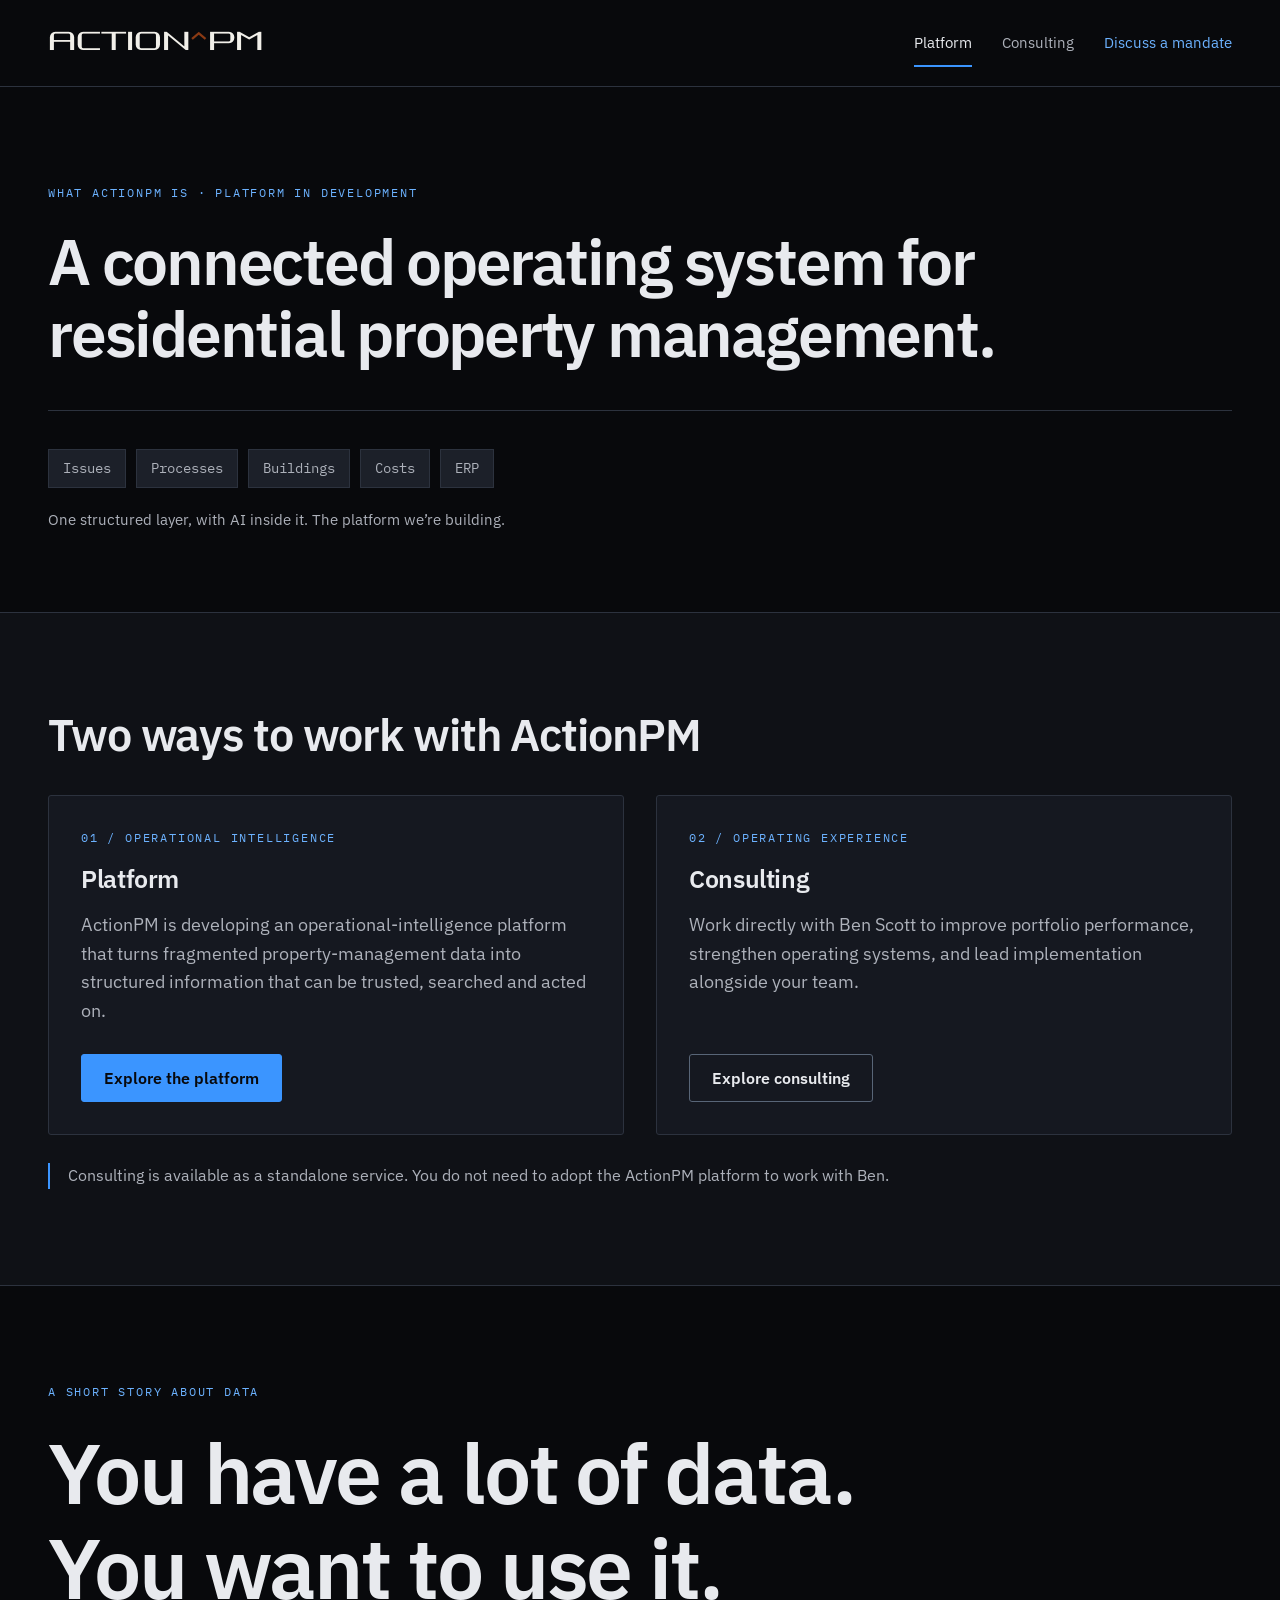
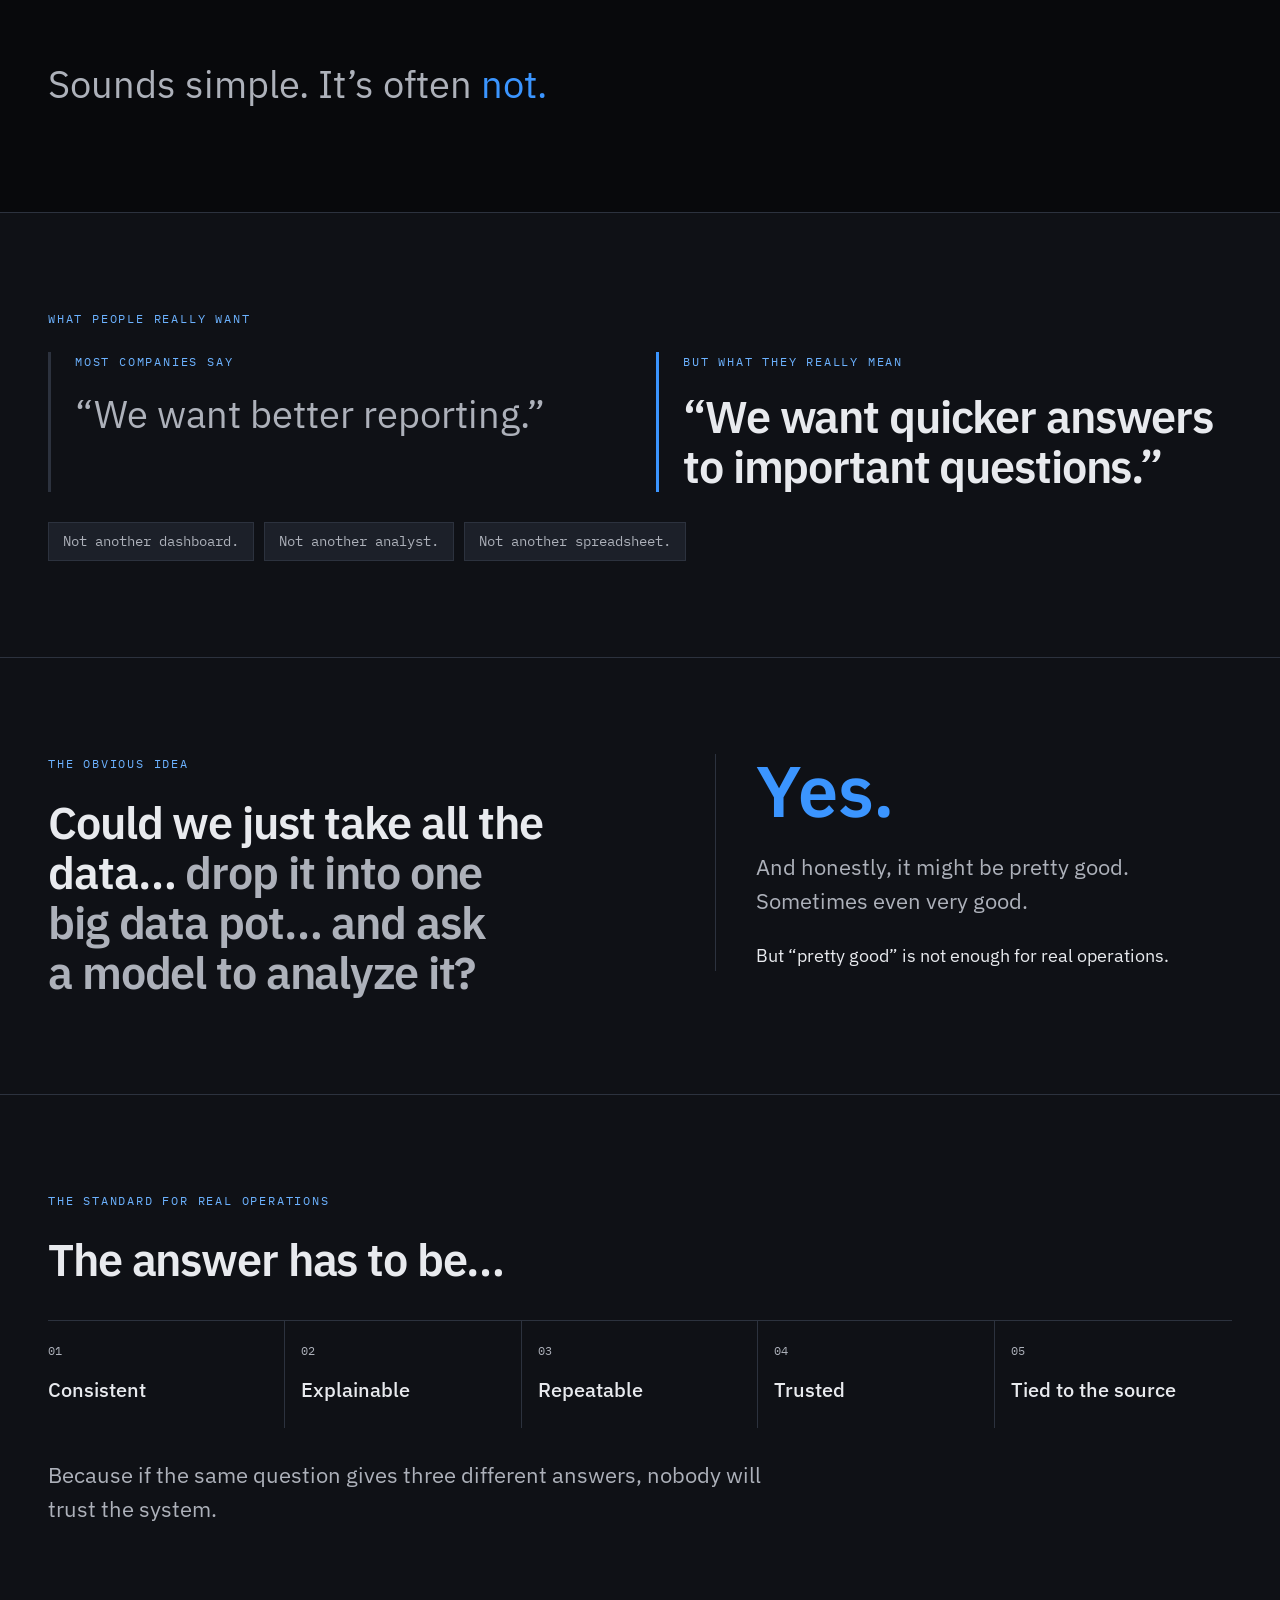
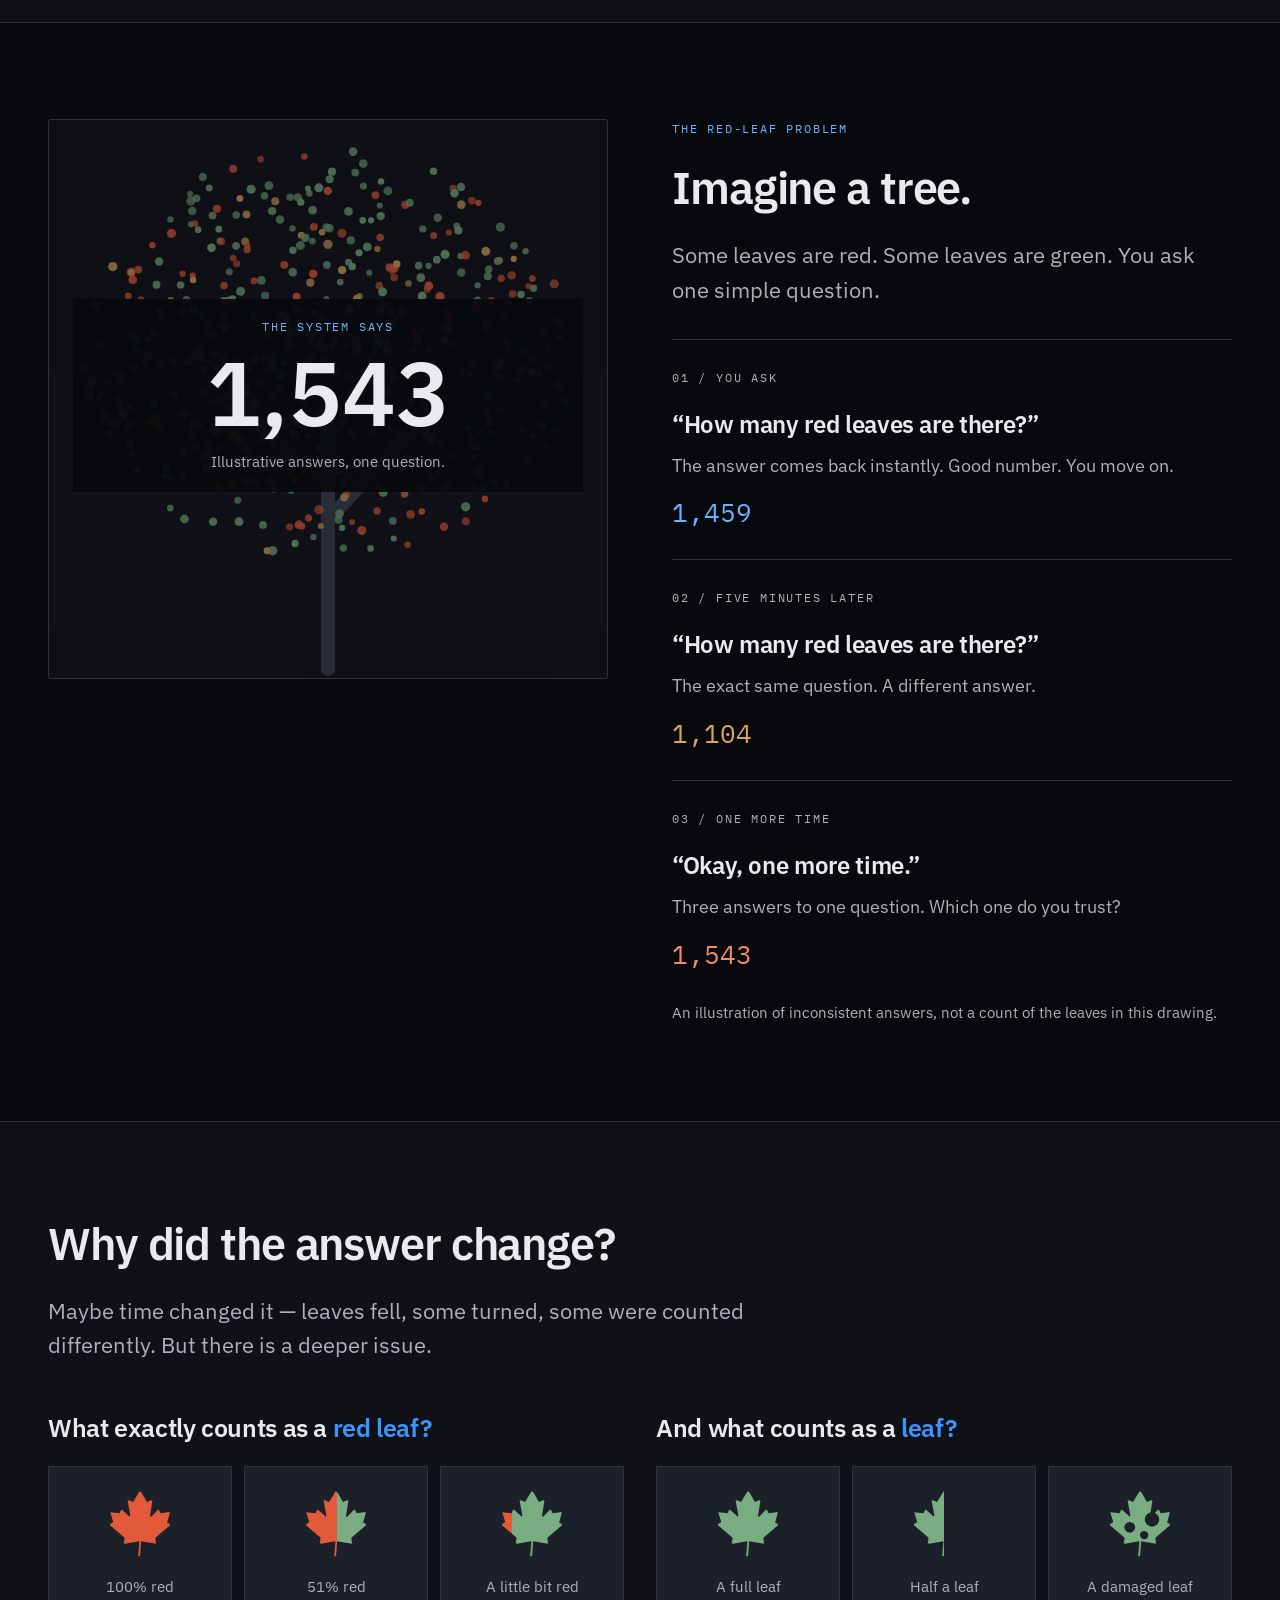
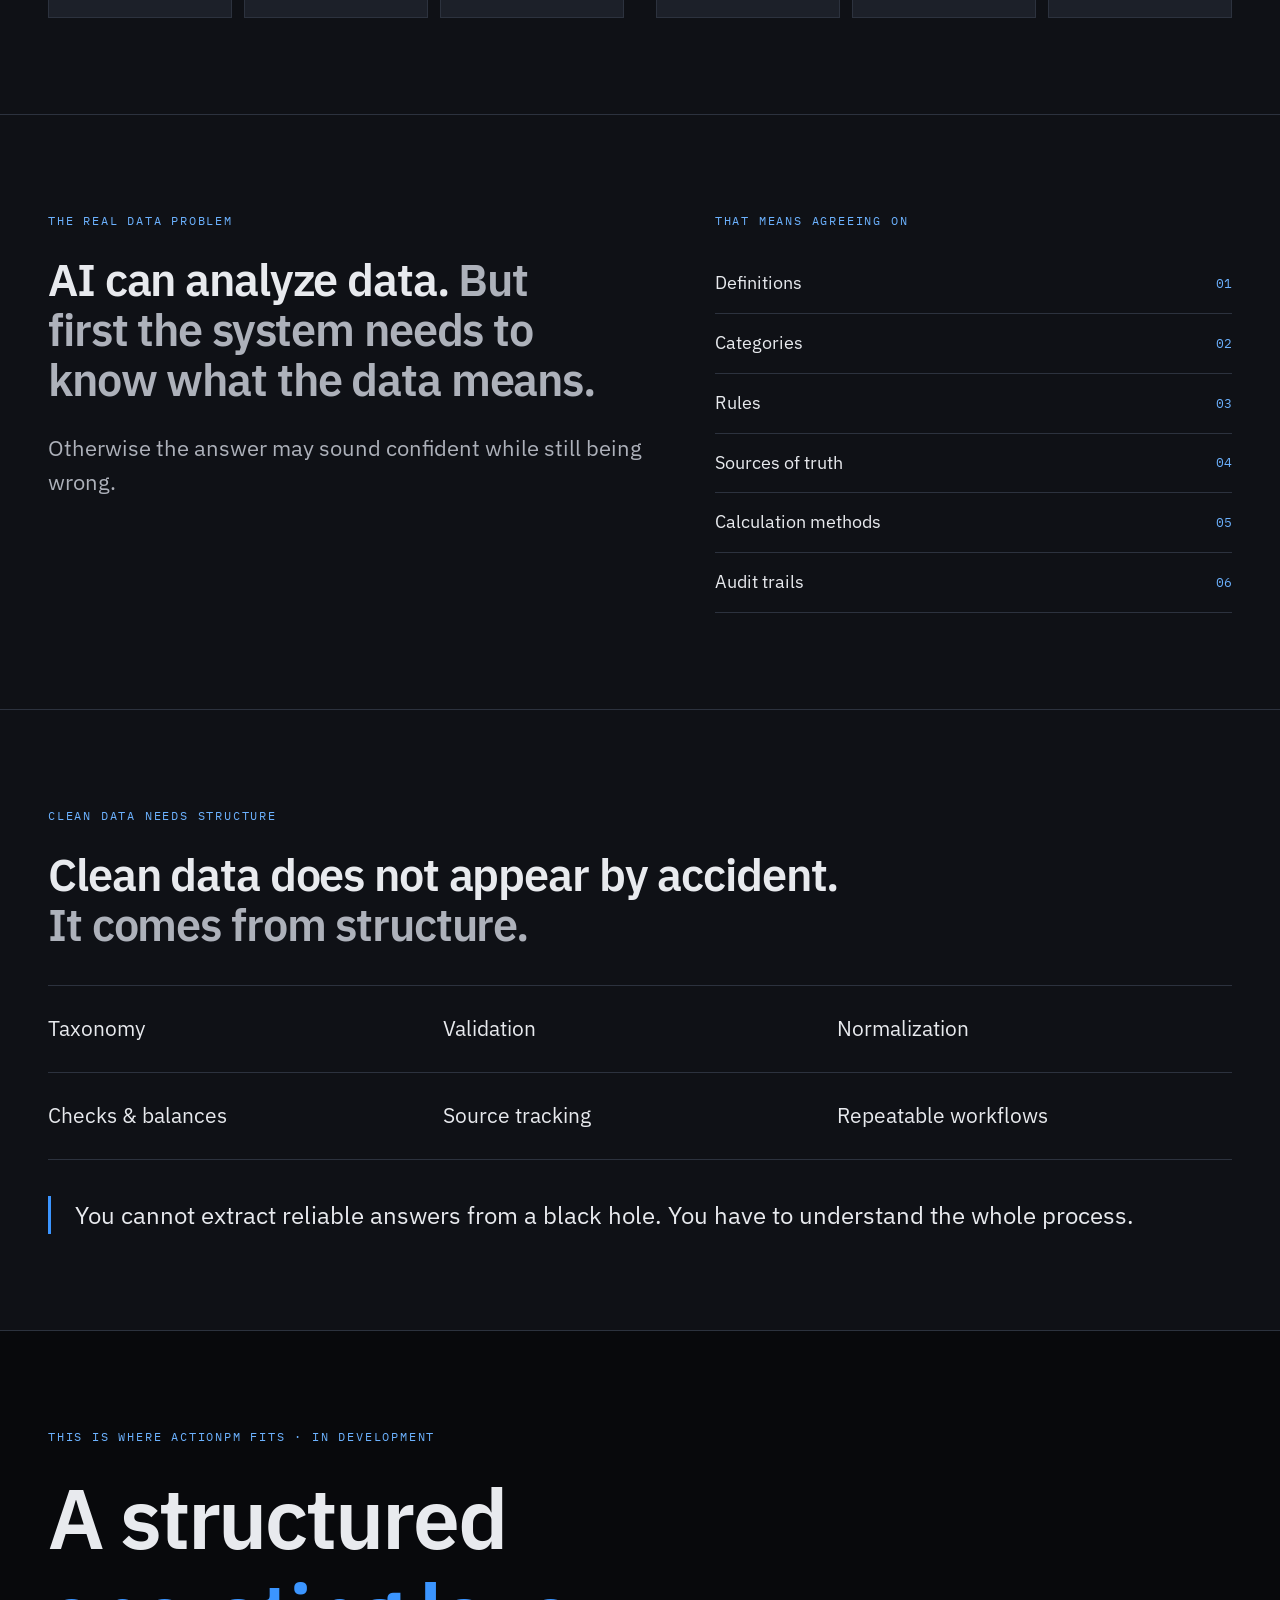
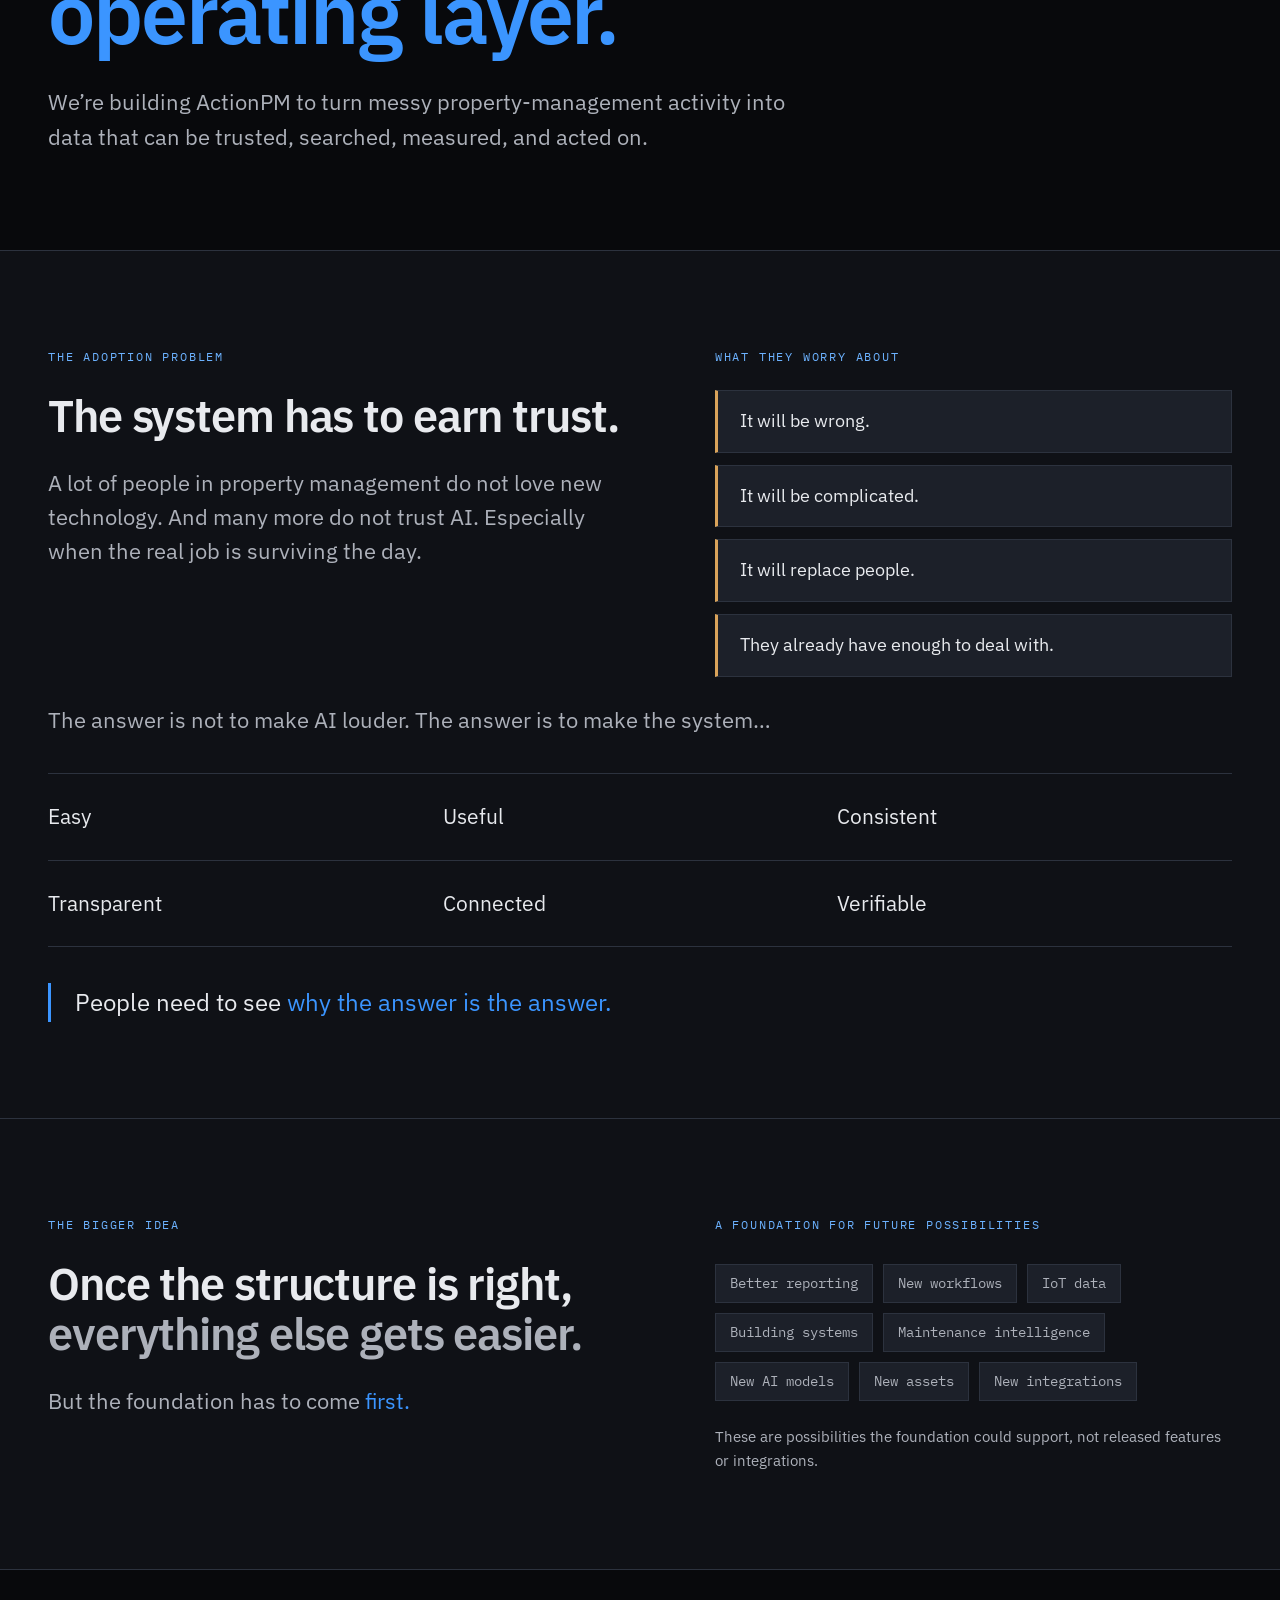
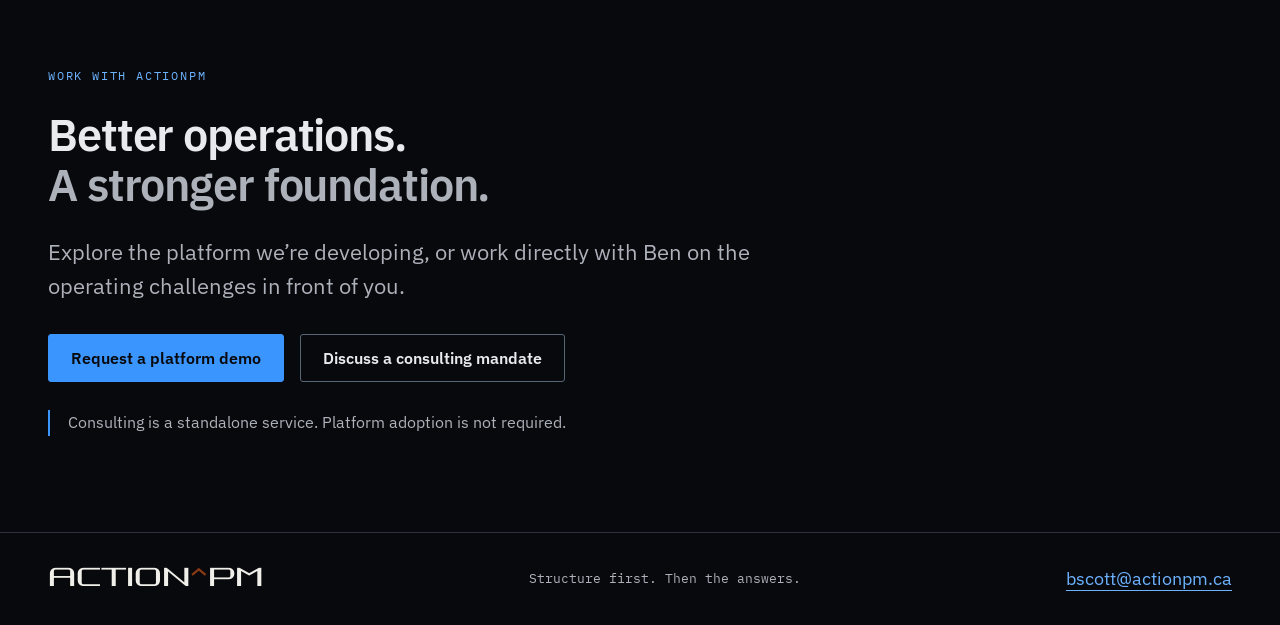
<file: index.html>
<!DOCTYPE html>
<html lang="en-CA">
<head>
  <meta charset="utf-8">
  <meta name="viewport" content="width=device-width, initial-scale=1">
  <title>ActionPM | Real Estate Operations &amp; Intelligence</title>
  <meta name="description" content="ActionPM combines residential real estate consulting with an operational-intelligence platform in development to improve portfolio performance, data and decisions.">
  <meta name="robots" content="index, follow, max-image-preview:large, max-snippet:-1, max-video-preview:-1">
  <link rel="canonical" href="https://actionpm.ca/">
  <meta name="theme-color" content="#0f1116">
  <meta property="og:type" content="website">
  <meta property="og:locale" content="en_CA">
  <meta property="og:site_name" content="ActionPM">
  <meta property="og:title" content="ActionPM | Real Estate Operations &amp; Intelligence">
  <meta property="og:description" content="ActionPM combines residential real estate consulting with an operational-intelligence platform in development to improve portfolio performance, data and decisions.">
  <meta property="og:url" content="https://actionpm.ca/">
  <meta name="twitter:card" content="summary">
  <meta name="twitter:title" content="ActionPM | Real Estate Operations &amp; Intelligence">
  <meta name="twitter:description" content="ActionPM combines residential real estate consulting with an operational-intelligence platform in development to improve portfolio performance, data and decisions.">
  <link rel="icon" href="/assets/leaf-red.svg" type="image/svg+xml">
  <link rel="stylesheet" href="/assets/styles.css">
  <script src="/assets/site.js" defer></script>
  <script type="application/ld+json">
{
  "@context": "https://schema.org",
  "@graph": [
    {
      "@type": "Organization",
      "@id": "https://actionpm.ca/#organization",
      "name": "ActionPM",
      "url": "https://actionpm.ca/",
      "email": "bscott@actionpm.ca",
      "description": "Residential real estate consulting and an operational-intelligence platform in development."
    },
    {
      "@type": "WebSite",
      "@id": "https://actionpm.ca/#website",
      "url": "https://actionpm.ca/",
      "name": "ActionPM",
      "publisher": {
        "@id": "https://actionpm.ca/#organization"
      },
      "inLanguage": "en-CA"
    },
    {
      "@type": "WebPage",
      "@id": "https://actionpm.ca/#webpage",
      "url": "https://actionpm.ca/",
      "name": "ActionPM | Real Estate Operations & Intelligence",
      "description": "ActionPM combines residential real estate consulting with an operational-intelligence platform in development to improve portfolio performance, data and decisions.",
      "isPartOf": {
        "@id": "https://actionpm.ca/#website"
      },
      "inLanguage": "en-CA"
    }
  ]
}
  </script>
</head>
<body>
  <a class="skip-link" href="#main">Skip to content</a>
  <header class="site-header">
    <div class="container nav-wrap">
      <a class="wordmark" href="/" aria-label="ActionPM home"><span aria-hidden="true">Action<span>^</span>PM</span></a>
      <nav class="site-nav" aria-label="Main navigation">
        <a href="/" aria-current="page">Platform</a>
        <a href="/consulting/">Consulting</a>
        <a class="nav-contact" href="mailto:bscott@actionpm.ca?subject=ActionPM%20consulting%20inquiry">Discuss a mandate</a>
      </nav>
    </div>
    <div class="progress" aria-hidden="true"></div>
  </header>
  <main id="main" tabindex="-1">
    <section class="hero">
      <div class="container">
        <p class="eyebrow">What ActionPM is · Platform in development</p>
        <h1>A connected operating system for residential property management.</h1>
        <div class="hero-foundation">
          <ul class="pills" aria-label="The property-management data landscape">
            <li>Issues</li><li>Processes</li><li>Buildings</li><li>Costs</li><li>ERP</li>
          </ul>
          <p class="note">One structured layer, with AI inside it. The platform we’re building.</p>
        </div>
      </div>
    </section>

    <section class="section" aria-labelledby="two-ways">
      <div class="container">
        <div class="section-heading"><h2 id="two-ways">Two ways to work with ActionPM</h2></div>
        <div class="two-grid">
          <article class="card">
            <p class="eyebrow">01 / Operational intelligence</p>
            <h3>Platform</h3>
            <p>ActionPM is developing an operational-intelligence platform that turns fragmented property-management data into structured information that can be trusted, searched and acted on.</p>
            <a class="button" href="#platform-story">Explore the platform</a>
          </article>
          <article class="card">
            <p class="eyebrow">02 / Operating experience</p>
            <h3>Consulting</h3>
            <p>Work directly with Ben Scott to improve portfolio performance, strengthen operating systems, and lead implementation alongside your team.</p>
            <a class="button button-secondary" href="/consulting/">Explore consulting</a>
          </article>
        </div>
        <p class="standalone">Consulting is available as a standalone service. You do not need to adopt the ActionPM platform to work with Ben.</p>
      </div>
    </section>

    <section class="section section-dark" id="platform-story" aria-labelledby="story-title">
      <div class="container">
        <p class="eyebrow">A short story about data</p>
        <h2 class="story-opening" id="story-title">You have a lot of data.<br>You want to use it.</h2>
        <p class="story-beat">Sounds simple. It’s often <span class="accent">not.</span></p>
      </div>
    </section>

    <section class="section" aria-labelledby="answers-title">
      <div class="container">
        <p class="eyebrow">What people really want</p>
        <div class="two-grid">
          <blockquote class="quote muted"><span class="eyebrow">Most companies say</span>“We want better reporting.”</blockquote>
          <div class="quote quote-primary"><p class="eyebrow">But what they really mean</p><h2 id="answers-title">“We want quicker answers to important questions.”</h2></div>
        </div>
        <ul class="pills"><li>Not another dashboard.</li><li>Not another analyst.</li><li>Not another spreadsheet.</li></ul>
      </div>
    </section>

    <section class="section" aria-labelledby="data-pot-title">
      <div class="container split">
        <div><p class="eyebrow">The obvious idea</p><h2 id="data-pot-title">Could we just take all the data… <span class="muted">drop it into one big data pot… and ask a model to analyze it?</span></h2></div>
        <div class="answer"><strong>Yes.</strong><p class="lead">And honestly, it might be pretty good.<br>Sometimes even very good.</p><p>But “pretty good” is not enough for real operations.</p></div>
      </div>
    </section>

    <section class="section" aria-labelledby="reliable-title">
      <div class="container">
        <p class="eyebrow">The standard for real operations</p>
        <h2 id="reliable-title">The answer has to be…</h2>
        <ol class="numbered"><li><span>01</span>Consistent</li><li><span>02</span>Explainable</li><li><span>03</span>Repeatable</li><li><span>04</span>Trusted</li><li><span>05</span>Tied to the source</li></ol>
        <p class="lead">Because if the same question gives three different answers, nobody will trust the system.</p>
      </div>
    </section>

    <section class="section section-dark" aria-labelledby="leaf-title">
      <div class="container leaf-layout">
        <div class="leaf-visual" aria-hidden="true">
          <img src="/assets/leaf-tree.svg" alt="" width="600" height="600" loading="lazy">
          <div class="leaf-readout"><p class="eyebrow">The system says</p><strong data-leaf-count>1,459</strong><p class="note">Illustrative answers, one question.</p></div>
        </div>
        <div>
          <p class="eyebrow">The red-leaf problem</p>
          <h2 id="leaf-title">Imagine a tree.</h2>
          <p class="lead">Some leaves are red. Some leaves are green. You ask one simple question.</p>
          <ol class="leaf-steps">
            <li data-leaf-step="1,459"><p class="eyebrow">01 / You ask</p><h3>“How many red leaves are there?”</h3><p>The answer comes back instantly. Good number. You move on.</p><span class="sample-count">1,459</span></li>
            <li data-leaf-step="1,104"><p class="eyebrow">02 / Five minutes later</p><h3>“How many red leaves are there?”</h3><p>The exact same question. A different answer.</p><span class="sample-count">1,104</span></li>
            <li data-leaf-step="1,543"><p class="eyebrow">03 / One more time</p><h3>“Okay, one more time.”</h3><p>Three answers to one question. Which one do you trust?</p><span class="sample-count">1,543</span></li>
          </ol>
          <p class="note">An illustration of inconsistent answers, not a count of the leaves in this drawing.</p>
        </div>
      </div>
    </section>

    <section class="section" aria-labelledby="definition-title">
      <div class="container">
        <h2 id="definition-title">Why did the answer change?</h2>
        <p class="lead">Maybe time changed it — leaves fell, some turned, some were counted differently. But there is a deeper issue.</p>
        <div class="two-grid leaf-definitions">
          <div><h3>What exactly counts as a <span class="accent">red leaf?</span></h3>
            <div class="leaf-cards">
              <figure><img src="/assets/leaf-red.svg" alt="" width="100" height="109" loading="lazy"><figcaption>100% red</figcaption></figure>
              <figure><img src="/assets/leaf-half-red.svg" alt="" width="100" height="109" loading="lazy"><figcaption>51% red</figcaption></figure>
              <figure><img src="/assets/leaf-little-red.svg" alt="" width="100" height="109" loading="lazy"><figcaption>A little bit red</figcaption></figure>
            </div>
          </div>
          <div><h3>And what counts as a <span class="accent">leaf?</span></h3>
            <div class="leaf-cards">
              <figure><img src="/assets/leaf-whole.svg" alt="" width="100" height="109" loading="lazy"><figcaption>A full leaf</figcaption></figure>
              <figure><img src="/assets/leaf-half.svg" alt="" width="100" height="109" loading="lazy"><figcaption>Half a leaf</figcaption></figure>
              <figure><img src="/assets/leaf-damaged.svg" alt="" width="100" height="109" loading="lazy"><figcaption>A damaged leaf</figcaption></figure>
            </div>
          </div>
        </div>
      </div>
    </section>

    <section class="section" aria-labelledby="meaning-title">
      <div class="container split">
        <div><p class="eyebrow">The real data problem</p><h2 id="meaning-title">AI can analyze data. <span class="muted">But first the system needs to know what the data means.</span></h2><p class="lead">Otherwise the answer may sound confident while still being wrong.</p></div>
        <div><p class="eyebrow">That means agreeing on</p><ul class="definition-list"><li>Definitions <span>01</span></li><li>Categories <span>02</span></li><li>Rules <span>03</span></li><li>Sources of truth <span>04</span></li><li>Calculation methods <span>05</span></li><li>Audit trails <span>06</span></li></ul></div>
      </div>
    </section>

    <section class="section" aria-labelledby="structure-title">
      <div class="container">
        <p class="eyebrow">Clean data needs structure</p>
        <h2 id="structure-title">Clean data does not appear by accident.<br><span class="muted">It comes from structure.</span></h2>
        <ul class="feature-grid"><li>Taxonomy</li><li>Validation</li><li>Normalization</li><li>Checks &amp; balances</li><li>Source tracking</li><li>Repeatable workflows</li></ul>
        <p class="callout">You cannot extract reliable answers from a black hole. You have to understand the whole process.</p>
      </div>
    </section>

    <section class="section section-dark" aria-labelledby="platform-title">
      <div class="container">
        <p class="eyebrow">This is where ActionPM fits · In development</p>
        <h2 class="story-opening" id="platform-title">A structured<br><span class="accent">operating layer.</span></h2>
        <p class="lead">We’re building ActionPM to turn messy property-management activity into data that can be trusted, searched, measured, and acted on.</p>
      </div>
    </section>

    <section class="section" aria-labelledby="trust-title">
      <div class="container split">
        <div><p class="eyebrow">The adoption problem</p><h2 id="trust-title">The system has to earn trust.</h2><p class="lead">A lot of people in property management do not love new technology. And many more do not trust AI. Especially when the real job is surviving the day.</p></div>
        <div><p class="eyebrow">What they worry about</p><ul class="concerns"><li>It will be wrong.</li><li>It will be complicated.</li><li>It will replace people.</li><li>They already have enough to deal with.</li></ul></div>
      </div>
      <div class="container">
        <p class="lead">The answer is not to make AI louder. The answer is to make the system…</p>
        <ul class="feature-grid"><li>Easy</li><li>Useful</li><li>Consistent</li><li>Transparent</li><li>Connected</li><li>Verifiable</li></ul>
        <p class="callout">People need to see <span class="accent">why the answer is the answer.</span></p>
      </div>
    </section>

    <section class="section" aria-labelledby="foundation-title">
      <div class="container split">
        <div><p class="eyebrow">The bigger idea</p><h2 id="foundation-title">Once the structure is right, <span class="muted">everything else gets easier.</span></h2><p class="lead">But the foundation has to come <span class="accent">first.</span></p></div>
        <div><p class="eyebrow">A foundation for future possibilities</p><ul class="pills"><li>Better reporting</li><li>New workflows</li><li>IoT data</li><li>Building systems</li><li>Maintenance intelligence</li><li>New AI models</li><li>New assets</li><li>New integrations</li></ul><p class="note possibility-note">These are possibilities the foundation could support, not released features or integrations.</p></div>
      </div>
    </section>

    <section class="section section-dark closing" aria-labelledby="contact-title">
      <div class="container">
        <p class="eyebrow">Work with ActionPM</p>
        <h2 id="contact-title">Better operations.<br><span class="muted">A stronger foundation.</span></h2>
        <p class="lead">Explore the platform we’re developing, or work directly with Ben on the operating challenges in front of you.</p>
        <div class="actions"><a class="button" href="mailto:bscott@actionpm.ca?subject=ActionPM%20demo%20request">Request a platform demo</a><a class="button button-secondary" href="mailto:bscott@actionpm.ca?subject=ActionPM%20consulting%20inquiry">Discuss a consulting mandate</a></div>
        <p class="standalone">Consulting is a standalone service. Platform adoption is not required.</p>
      </div>
    </section>
  </main>
  <footer class="site-footer">
    <div class="container footer-wrap">
      <a class="wordmark" href="/" aria-label="ActionPM home"><span aria-hidden="true">Action<span>^</span>PM</span></a>
      <p>Structure first. Then the answers.</p>
      <a href="mailto:bscott@actionpm.ca?subject=ActionPM%20consulting%20inquiry">bscott@actionpm.ca</a>
    </div>
  </footer>
</body>
</html>
</file>
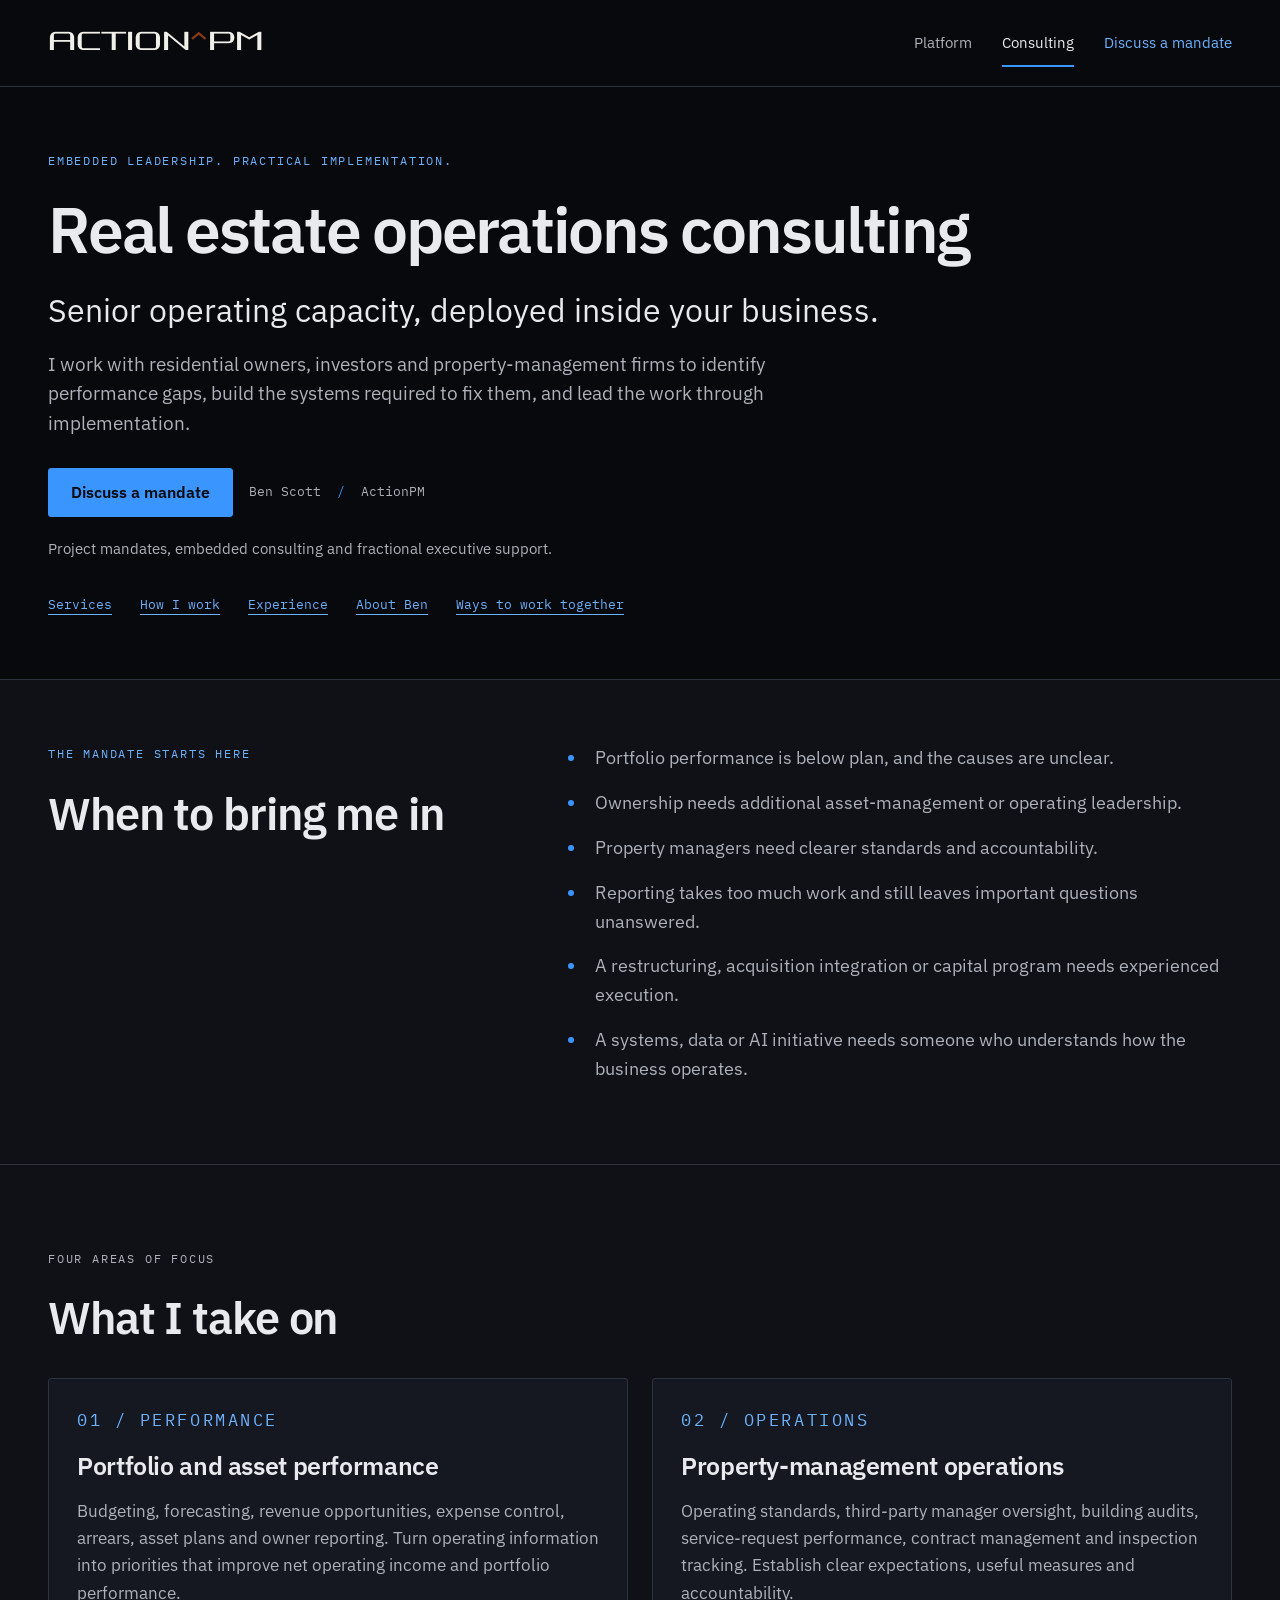
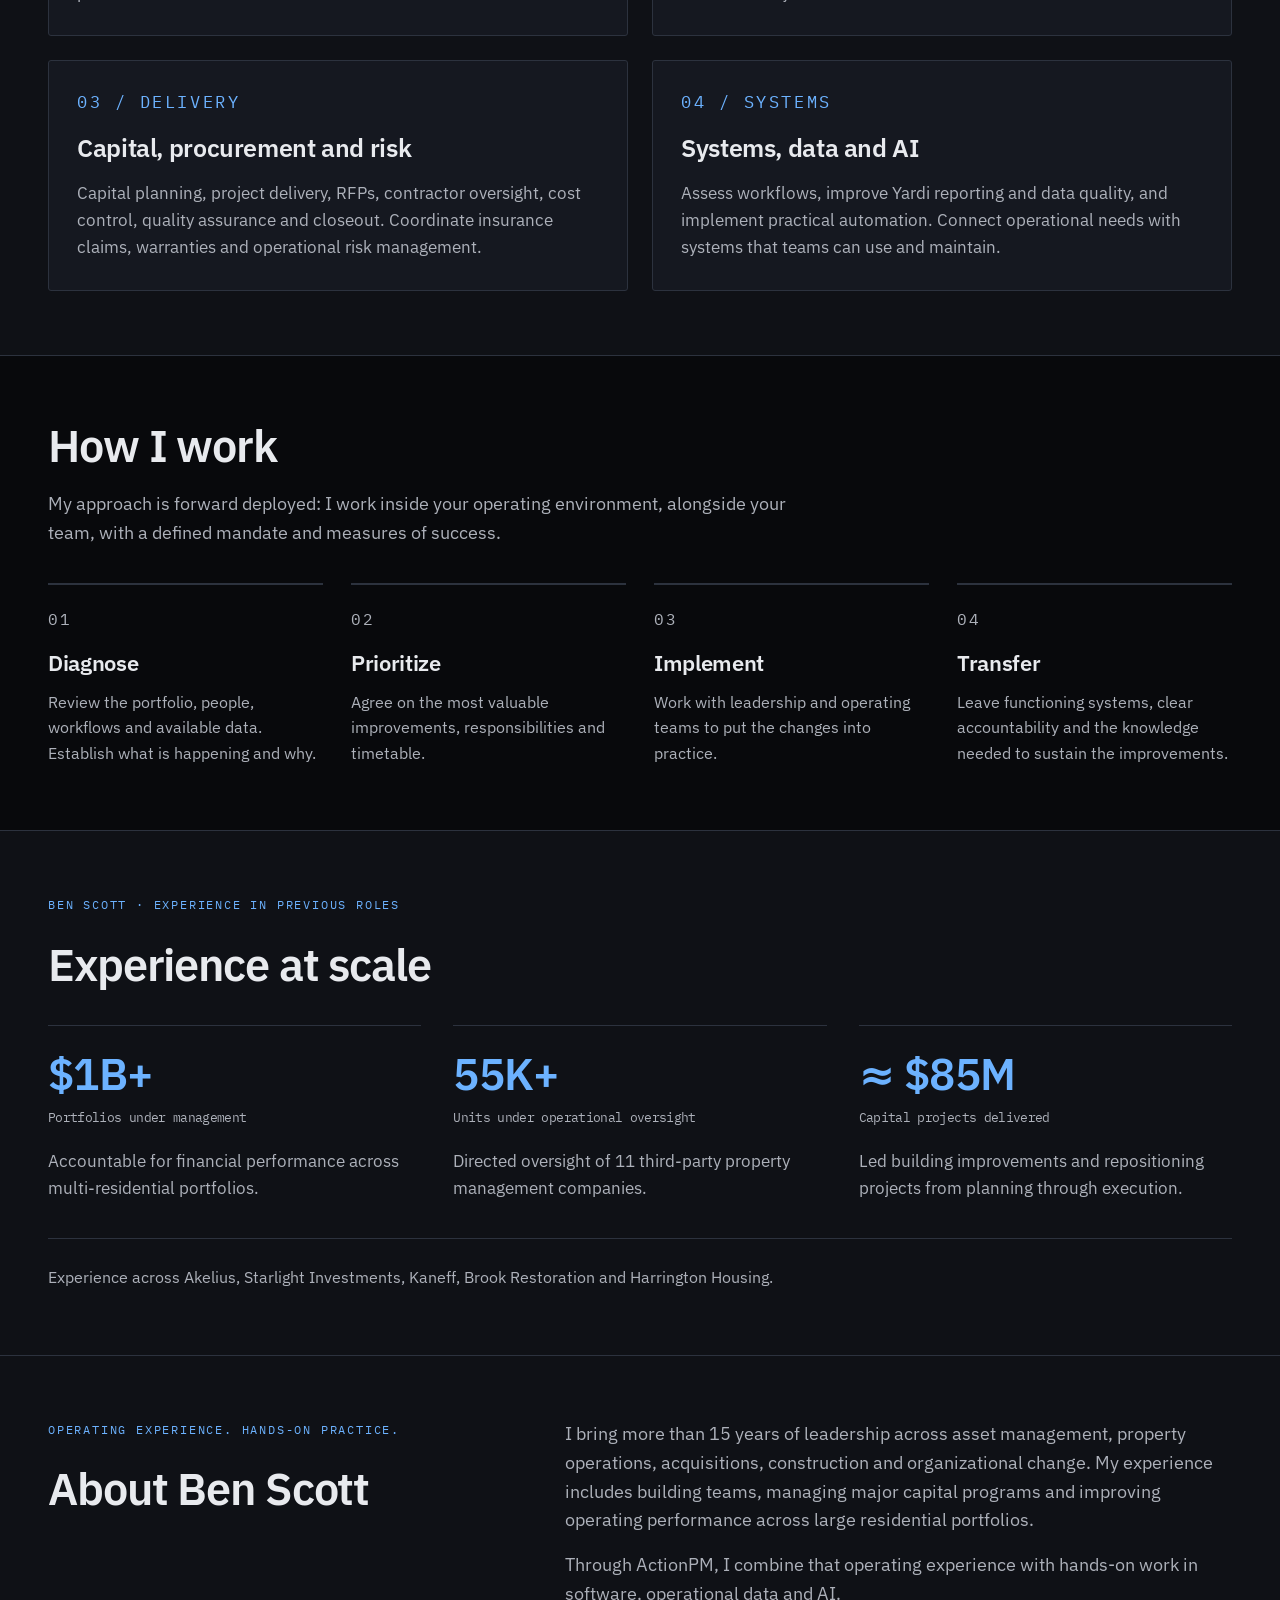
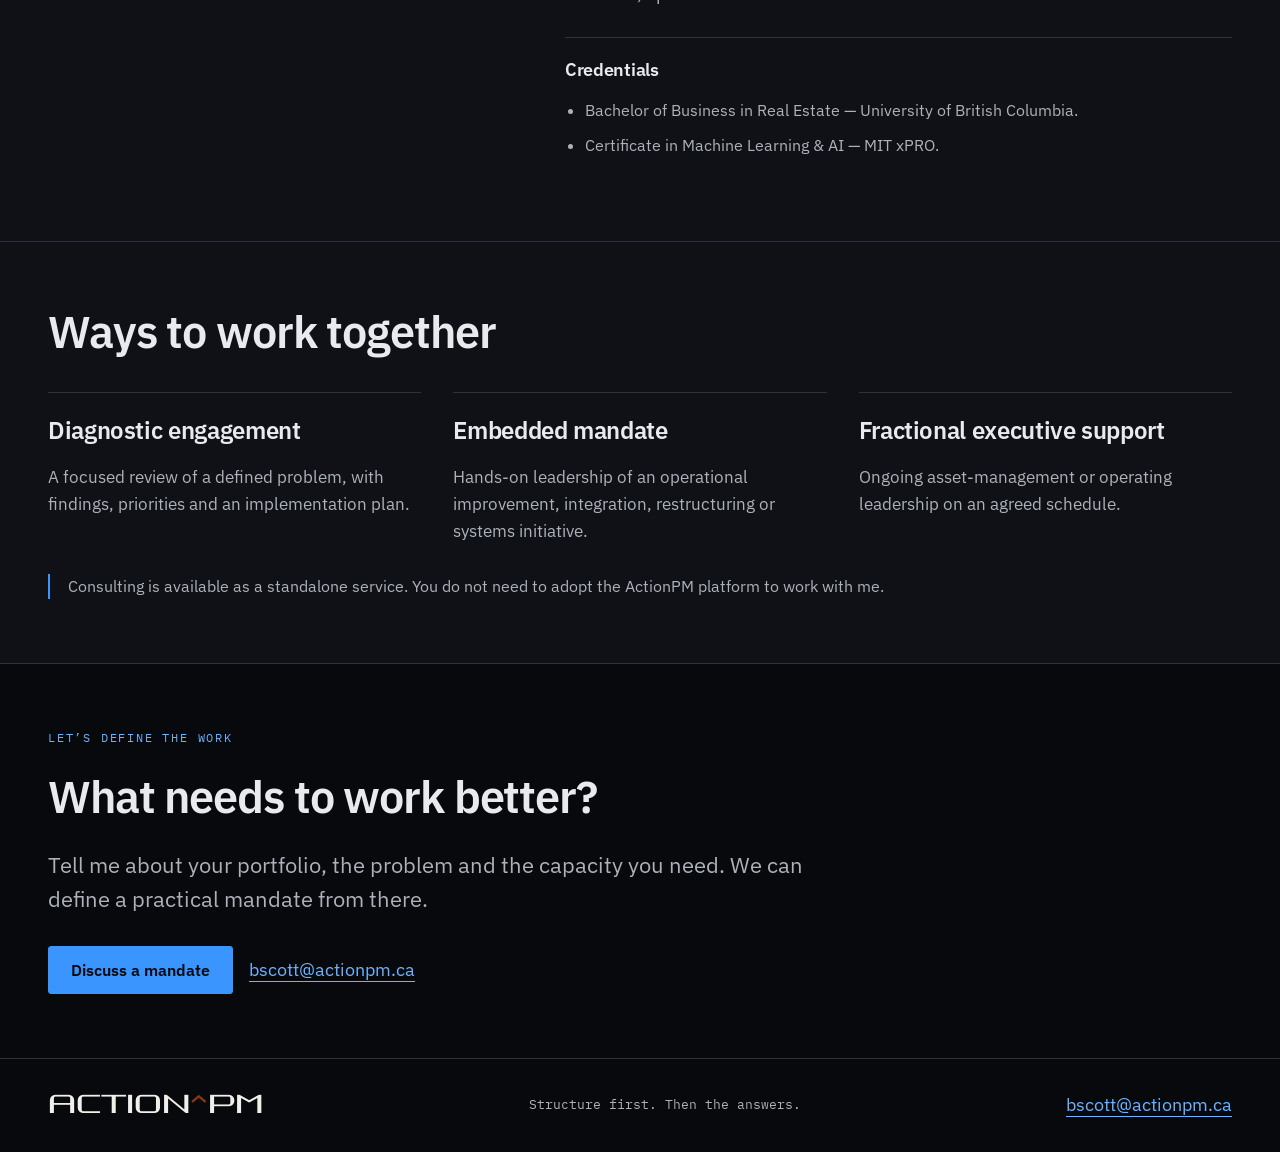
<file: consulting/index.html>
<!DOCTYPE html>
<html lang="en-CA">
<head>
  <meta charset="utf-8">
  <meta name="viewport" content="width=device-width, initial-scale=1">
  <title>Real Estate Operations Consulting | ActionPM</title>
  <meta name="description" content="Embedded consulting for residential owners and property managers: asset management, operations, capital planning, systems and practical AI implementation.">
  <meta name="robots" content="index, follow, max-image-preview:large, max-snippet:-1, max-video-preview:-1">
  <link rel="canonical" href="https://actionpm.ca/consulting/">
  <meta name="theme-color" content="#0f1116">
  <meta property="og:type" content="website">
  <meta property="og:locale" content="en_CA">
  <meta property="og:site_name" content="ActionPM">
  <meta property="og:title" content="Real Estate Operations Consulting | ActionPM">
  <meta property="og:description" content="Embedded consulting for residential owners and property managers: asset management, operations, capital planning, systems and practical AI implementation.">
  <meta property="og:url" content="https://actionpm.ca/consulting/">
  <meta name="twitter:card" content="summary">
  <meta name="twitter:title" content="Real Estate Operations Consulting | ActionPM">
  <meta name="twitter:description" content="Embedded consulting for residential owners and property managers: asset management, operations, capital planning, systems and practical AI implementation.">
  <link rel="icon" href="/assets/leaf-red.svg" type="image/svg+xml">
  <link rel="stylesheet" href="/assets/styles.css">
  <script src="/assets/site.js" defer></script>
  <script type="application/ld+json">
{
  "@context": "https://schema.org",
  "@graph": [
    {
      "@type": "Organization",
      "@id": "https://actionpm.ca/#organization",
      "name": "ActionPM",
      "url": "https://actionpm.ca/",
      "email": "bscott@actionpm.ca",
      "description": "Residential real estate consulting and an operational-intelligence platform in development."
    },
    {
      "@type": "WebSite",
      "@id": "https://actionpm.ca/#website",
      "url": "https://actionpm.ca/",
      "name": "ActionPM",
      "publisher": {
        "@id": "https://actionpm.ca/#organization"
      },
      "inLanguage": "en-CA"
    },
    {
      "@type": "WebPage",
      "@id": "https://actionpm.ca/consulting/#webpage",
      "url": "https://actionpm.ca/consulting/",
      "name": "Real Estate Operations Consulting | ActionPM",
      "description": "Embedded consulting for residential owners and property managers: asset management, operations, capital planning, systems and practical AI implementation.",
      "isPartOf": {
        "@id": "https://actionpm.ca/#website"
      },
      "inLanguage": "en-CA"
    },
    {
      "@type": "Person",
      "@id": "https://actionpm.ca/consulting/#ben-scott",
      "name": "Ben Scott",
      "url": "https://actionpm.ca/consulting/#about",
      "description": "More than 15 years of leadership across asset management, property operations, acquisitions, construction and organizational change.",
      "worksFor": {
        "@id": "https://actionpm.ca/#organization"
      }
    },
    {
      "@type": "Service",
      "@id": "https://actionpm.ca/consulting/#service",
      "name": "Real estate operations consulting",
      "url": "https://actionpm.ca/consulting/",
      "provider": {
        "@id": "https://actionpm.ca/consulting/#ben-scott"
      },
      "serviceType": [
        "Portfolio and asset performance",
        "Property-management operations",
        "Capital, procurement and risk",
        "Systems, data and AI"
      ],
      "description": "Embedded consulting for residential owners and property managers: asset management, operations, capital planning, systems and practical AI implementation."
    }
  ]
}
  </script>
</head>
<body class="consulting-page">
  <a class="skip-link" href="#main">Skip to content</a>
  <header class="site-header">
    <div class="container nav-wrap">
      <a class="wordmark" href="/" aria-label="ActionPM home"><span aria-hidden="true">Action<span>^</span>PM</span></a>
      <nav class="site-nav" aria-label="Main navigation">
        <a href="/">Platform</a>
        <a href="/consulting/" aria-current="page">Consulting</a>
        <a class="nav-contact" href="mailto:bscott@actionpm.ca?subject=ActionPM%20consulting%20inquiry">Discuss a mandate</a>
      </nav>
    </div>
    <div class="progress" aria-hidden="true"></div>
  </header>
  <main id="main" tabindex="-1">
    <section class="hero consulting-hero">
      <div class="container">
        <p class="eyebrow">Embedded leadership. Practical implementation.</p>
        <h1>Real estate operations consulting</h1>
        <p class="supporting-headline">Senior operating capacity, deployed inside your business.</p>
        <p class="lead">I work with residential owners, investors and property-management firms to identify performance gaps, build the systems required to fix them, and lead the work through implementation.</p>
        <div class="actions"><a class="button" href="mailto:bscott@actionpm.ca?subject=ActionPM%20consulting%20inquiry">Discuss a mandate</a><span class="hero-name">Ben Scott <span aria-hidden="true">/</span> ActionPM</span></div>
        <p class="note">Project mandates, embedded consulting and fractional executive support.</p>
        <nav class="section-nav" aria-label="On this page"><a href="#services">Services</a><a href="#approach">How I work</a><a href="#experience">Experience</a><a href="#about">About Ben</a><a href="#engagements">Ways to work together</a></nav>
      </div>
    </section>

    <section class="section" aria-labelledby="when-title">
      <div class="container when-grid">
        <div><p class="eyebrow">The mandate starts here</p><h2 id="when-title">When to bring me in</h2></div>
        <ul class="checklist">
          <li>Portfolio performance is below plan, and the causes are unclear.</li>
          <li>Ownership needs additional asset-management or operating leadership.</li>
          <li>Property managers need clearer standards and accountability.</li>
          <li>Reporting takes too much work and still leaves important questions unanswered.</li>
          <li>A restructuring, acquisition integration or capital program needs experienced execution.</li>
          <li>A systems, data or AI initiative needs someone who understands how the business operates.</li>
        </ul>
      </div>
    </section>

    <section class="section" id="services" aria-labelledby="services-title">
      <div class="container">
        <div class="section-heading"><p class="eyebrow">Four areas of focus</p><h2 id="services-title">What I take on</h2></div>
        <div class="service-grid">
          <article class="card"><p class="eyebrow">01 / Performance</p><h3>Portfolio and asset performance</h3><p>Budgeting, forecasting, revenue opportunities, expense control, arrears, asset plans and owner reporting. Turn operating information into priorities that improve net operating income and portfolio performance.</p></article>
          <article class="card"><p class="eyebrow">02 / Operations</p><h3>Property-management operations</h3><p>Operating standards, third-party manager oversight, building audits, service-request performance, contract management and inspection tracking. Establish clear expectations, useful measures and accountability.</p></article>
          <article class="card"><p class="eyebrow">03 / Delivery</p><h3>Capital, procurement and risk</h3><p>Capital planning, project delivery, RFPs, contractor oversight, cost control, quality assurance and closeout. Coordinate insurance claims, warranties and operational risk management.</p></article>
          <article class="card"><p class="eyebrow">04 / Systems</p><h3>Systems, data and AI</h3><p>Assess workflows, improve Yardi reporting and data quality, and implement practical automation. Connect operational needs with systems that teams can use and maintain.</p></article>
        </div>
      </div>
    </section>

    <section class="section section-dark" id="approach" aria-labelledby="approach-title">
      <div class="container">
        <div class="section-heading"><h2 id="approach-title">How I work</h2><p>My approach is forward deployed: I work inside your operating environment, alongside your team, with a defined mandate and measures of success.</p></div>
        <ol class="stages">
          <li><p class="eyebrow">01</p><h3>Diagnose</h3><p>Review the portfolio, people, workflows and available data. Establish what is happening and why.</p></li>
          <li><p class="eyebrow">02</p><h3>Prioritize</h3><p>Agree on the most valuable improvements, responsibilities and timetable.</p></li>
          <li><p class="eyebrow">03</p><h3>Implement</h3><p>Work with leadership and operating teams to put the changes into practice.</p></li>
          <li><p class="eyebrow">04</p><h3>Transfer</h3><p>Leave functioning systems, clear accountability and the knowledge needed to sustain the improvements.</p></li>
        </ol>
      </div>
    </section>

    <section class="section" id="experience" aria-labelledby="experience-title">
      <div class="container">
        <p class="eyebrow">Ben Scott · Experience in previous roles</p>
        <h2 id="experience-title">Experience at scale</h2>
        <div class="experience-grid">
          <article><h3>$1B+ <small>Portfolios under management</small></h3><p>Accountable for financial performance across multi-residential portfolios.</p></article>
          <article><h3>55K+ <small>Units under operational oversight</small></h3><p>Directed oversight of 11 third-party property management companies.</p></article>
          <article><h3>≈ $85M <small>Capital projects delivered</small></h3><p>Led building improvements and repositioning projects from planning through execution.</p></article>
        </div>
        <p class="employers">Experience across Akelius, Starlight Investments, Kaneff, Brook Restoration and Harrington Housing.</p>
      </div>
    </section>

    <section class="section" id="about" aria-labelledby="about-title">
      <div class="container when-grid">
        <div><p class="eyebrow">Operating experience. Hands-on practice.</p><h2 id="about-title">About Ben Scott</h2></div>
        <div class="bio">
          <p>I bring more than 15 years of leadership across asset management, property operations, acquisitions, construction and organizational change. My experience includes building teams, managing major capital programs and improving operating performance across large residential portfolios.</p>
          <p>Through ActionPM, I combine that operating experience with hands-on work in software, operational data and AI.</p>
          <div class="credentials"><h3>Credentials</h3><ul><li>Bachelor of Business in Real Estate — University of British Columbia.</li><li>Certificate in Machine Learning &amp; AI — MIT xPRO.</li></ul></div>
        </div>
      </div>
    </section>

    <section class="section" id="engagements" aria-labelledby="engagements-title">
      <div class="container">
        <div class="section-heading"><h2 id="engagements-title">Ways to work together</h2></div>
        <div class="engagements">
          <article><h3>Diagnostic engagement</h3><p>A focused review of a defined problem, with findings, priorities and an implementation plan.</p></article>
          <article><h3>Embedded mandate</h3><p>Hands-on leadership of an operational improvement, integration, restructuring or systems initiative.</p></article>
          <article><h3>Fractional executive support</h3><p>Ongoing asset-management or operating leadership on an agreed schedule.</p></article>
        </div>
        <p class="standalone">Consulting is available as a standalone service. You do not need to adopt the ActionPM platform to work with me.</p>
      </div>
    </section>

    <section class="section section-dark closing" aria-labelledby="mandate-title">
      <div class="container">
        <p class="eyebrow">Let’s define the work</p>
        <h2 id="mandate-title">What needs to work better?</h2>
        <p class="lead">Tell me about your portfolio, the problem and the capacity you need. We can define a practical mandate from there.</p>
        <div class="actions"><a class="button" href="mailto:bscott@actionpm.ca?subject=ActionPM%20consulting%20inquiry">Discuss a mandate</a><a href="mailto:bscott@actionpm.ca?subject=ActionPM%20consulting%20inquiry">bscott@actionpm.ca</a></div>
      </div>
    </section>
  </main>
  <footer class="site-footer">
    <div class="container footer-wrap">
      <a class="wordmark" href="/" aria-label="ActionPM home"><span aria-hidden="true">Action<span>^</span>PM</span></a>
      <p>Structure first. Then the answers.</p>
      <a href="mailto:bscott@actionpm.ca?subject=ActionPM%20consulting%20inquiry">bscott@actionpm.ca</a>
    </div>
  </footer>
</body>
</html>
</file>
<file: assets/styles.css>
/* Shared static site styles. Brand tokens and local fonts retained from the original site. */
@font-face { font-family: Bizerlin; src: url('fonts/bizerlin.otf') format('opentype'); font-weight: 400; font-display: swap; }
@font-face { font-family: 'IBM Plex Sans'; src: url('fonts/ibm-plex-sans-latin.woff2') format('woff2'); font-weight: 100 900; font-display: swap; }
@font-face { font-family: 'IBM Plex Mono'; src: url('fonts/ibm-plex-mono-latin.woff2') format('woff2'); font-weight: 400; font-display: swap; }
:root {
  color-scheme: dark;
  --bg: #0f1116; --deep: #08090c; --panel: #151820; --raised: #1c2029;
  --ink: #e8eaee; --muted: #adb1ba; --line: #2c323e; --blue: #3b95ff; --blue-light: #6cb2ff;
  --sienna: #8a3a14; --green: #7aae82; --amber: #d9a35a; --red: #e35a3a;
  --sans: 'IBM Plex Sans', system-ui, sans-serif; --mono: 'IBM Plex Mono', monospace;
}
* { box-sizing: border-box; }
html { scroll-padding-top: 110px; }
body { margin: 0; background: var(--bg); color: var(--ink); font-family: var(--sans); font-size: 18px; line-height: 1.6; -webkit-font-smoothing: antialiased; }
a { color: var(--blue-light); text-underline-offset: 5px; }
a:hover { color: var(--ink); }
a:focus-visible, button:focus-visible, [tabindex='-1']:focus-visible { outline: 3px solid var(--blue-light); outline-offset: 6px; }
img, svg { max-width: 100%; height: auto; }
figure, blockquote { margin: 0; }
h1, h2, h3, p { margin: 0; }
h1, h2, h3 { font-weight: 600; line-height: 1.12; text-wrap: balance; }
h1 { font-size: clamp(40px, 5vw, 72px); letter-spacing: -.035em; }
h2 { font-size: clamp(30px, 3.5vw, 50px); letter-spacing: -.025em; }
h3 { font-size: 25px; letter-spacing: -.015em; }
p + p { margin-top: 16px; }
.container { width: min(1200px, calc(100% - 96px)); margin-inline: auto; }
.section { padding-block: 96px; border-top: 1px solid var(--line); }
.section-dark { background: var(--deep); }
.eyebrow { color: var(--blue-light); font: 12px/1.6 var(--mono); letter-spacing: .15em; text-transform: uppercase; margin-bottom: 24px; }
.muted { color: var(--muted); }
.accent { color: var(--blue); }
.lead { font-size: 22px; line-height: 1.55; color: var(--muted); max-width: 760px; margin-top: 26px; }
.note { font-size: 15px; color: var(--muted); }
.skip-link { position: fixed; text-decoration: none; z-index: 100; left: 20px; top: 12px; padding: 10px 18px; background: var(--blue); color: var(--deep); transform: translateY(-220%); }
.skip-link:focus { transform: none; color: var(--deep); }
.site-header { position: sticky; top: 0; z-index: 20; background: var(--deep); border-bottom: 1px solid var(--line); }
.nav-wrap { min-height: 86px; display: flex; align-items: center; justify-content: space-between; gap: 28px; }
.wordmark { color: #f1efe9; font: 26px/1 Bizerlin, var(--sans); text-decoration: none; white-space: nowrap; }
.wordmark span span { color: var(--sienna); }
.site-nav { display: flex; flex-wrap: wrap; align-items: center; gap: 30px; font-size: 15px; }
.site-nav a { text-decoration: none; color: var(--muted); padding-block: 10px; }
.site-nav a:hover, .site-nav [aria-current='page'] { color: var(--ink); }
.site-nav [aria-current='page'] { box-shadow: 0 2px 0 var(--blue); }
.site-nav .nav-contact { color: var(--blue-light); }
.progress { position: absolute; left: 0; bottom: -1px; width: 0; height: 2px; background: var(--blue); pointer-events: none; }
.hero { padding-block: 96px 80px; background: var(--deep); }
.hero h1 { max-width: 1120px; }
.hero .lead { max-width: 780px; }
.pills { display: flex; flex-wrap: wrap; gap: 10px; list-style: none; padding: 0; margin: 30px 0 0; }
.pills li { padding: 8px 14px; border: 1px solid var(--line); background: var(--raised); font: 14px/1.5 var(--mono); color: var(--muted); }
.hero-foundation { margin-top: 40px; padding-top: 8px; border-top: 1px solid var(--line); }
.hero-foundation .note { margin-top: 20px; }
.section-heading { margin-bottom: 36px; }
.section-heading p { max-width: 780px; margin-top: 20px; color: var(--muted); }
.two-grid { display: grid; grid-template-columns: 1fr 1fr; gap: 32px; }
.card { padding: 32px; border: 1px solid var(--line); background: var(--panel); border-radius: 3px; }
.card { display: flex; flex-direction: column; align-items: flex-start; }
.card p { margin-top: 18px; color: var(--muted); }
.card .button { margin-top: auto; }
.card p:last-of-type { margin-bottom: 28px; }
.service-grid .card p:last-of-type { margin-bottom: 0; }
.card .eyebrow { margin: 0 0 18px; color: var(--blue-light); }
.actions { display: flex; flex-wrap: wrap; gap: 16px; align-items: center; margin-top: 30px; }
.button { display: inline-flex; align-items: center; justify-content: center; min-height: 48px; padding: 12px 22px; border: 1px solid var(--blue); border-radius: 3px; background: var(--blue); color: var(--deep); font-size: 16px; font-weight: 600; text-decoration: none; line-height: 1.4; }
.button:hover { background: var(--blue-light); color: var(--deep); border-color: var(--blue-light); }
.button-secondary { background: transparent; color: var(--ink); border-color: #586577; }
.button-secondary:hover { background: var(--raised); color: var(--ink); }
.standalone { border-left: 2px solid var(--blue); padding-left: 18px; margin-top: 28px; color: var(--muted); font-size: 16px; }
.story-opening { font-size: clamp(40px, 6.6vw, 88px); max-width: 1050px; }
.story-beat { margin-top: 40px; color: var(--muted); font-size: clamp(24px, 3vw, 40px); }
.quote { padding-left: 24px; border-left: 3px solid var(--line); font-size: clamp(26px, 3vw, 42px); line-height: 1.22; }
.quote-primary { border-color: var(--blue); }
.quote .eyebrow { display: block; margin-bottom: 20px; }
.split { display: grid; grid-template-columns: 1.15fr 1fr; gap: 72px; align-items: start; }
.answer { border-left: 1px solid var(--line); padding-left: 40px; }
.answer strong { color: var(--blue); font-size: 72px; line-height: 1; font-weight: 600; }
.answer p { margin-top: 24px; }
.numbered { list-style: none; padding: 0; display: grid; grid-template-columns: repeat(5, 1fr); margin: 36px 0 30px; border-top: 1px solid var(--line); }
.numbered li { padding: 22px 16px; border-right: 1px solid var(--line); font-size: 20px; font-weight: 500; }
.numbered li:first-child { padding-left: 0; }
.numbered li:last-child { border-right: 0; }
.numbered span { display: block; margin-bottom: 16px; color: var(--muted); font: 12px var(--mono); }
.leaf-layout { display: grid; grid-template-columns: 1fr 1fr; gap: 64px; align-items: start; }
.leaf-visual { position: sticky; top: 130px; background: var(--bg); border: 1px solid var(--line); border-radius: 3px; overflow: hidden; }
.leaf-visual img { display: block; width: 100%; opacity: .6; }
.leaf-readout { position: absolute; inset: 32% 24px auto; padding: 18px; background: #08090ced; text-align: center; }
.leaf-readout .eyebrow { margin-bottom: 8px; }
.leaf-readout strong { font: 600 clamp(64px, 7vw, 100px)/1.1 var(--sans); }
.leaf-readout .note { margin-top: 8px; }
.leaf-steps { list-style: none; margin: 32px 0 0; padding: 0; }
.leaf-steps li { border-top: 1px solid var(--line); padding: 28px 0; }
.leaf-steps h3 { margin-bottom: 14px; font-size: 24px; }
.leaf-steps p { color: var(--muted); }
.sample-count { display: inline-block; font: 26px/1.4 var(--mono); color: var(--blue-light); margin-top: 14px; }
.leaf-steps li:nth-child(2) .sample-count { color: var(--amber); }
.leaf-steps li:nth-child(3) .sample-count { color: #f28a70; }
.leaf-definitions { margin-top: 52px; }
.leaf-definitions h3 { margin-bottom: 24px; }
.leaf-cards { display: grid; grid-template-columns: repeat(3, 1fr); gap: 12px; }
.leaf-cards figure { background: var(--raised); border: 1px solid var(--line); padding: 24px 12px 18px; text-align: center; }
.leaf-cards img { display: block; width: 60px; height: 66px; margin: 0 auto 18px; }
.leaf-cards figcaption { font-size: 15px; color: var(--muted); }
.definition-list { list-style: none; margin: 0; padding: 0; }
.definition-list li { display: flex; gap: 20px; justify-content: space-between; border-bottom: 1px solid var(--line); padding: 15px 0; }
.definition-list span { color: var(--blue-light); font: 13px var(--mono); align-self: center; }
.feature-grid { list-style: none; padding: 0; display: grid; grid-template-columns: repeat(3, 1fr); gap: 0; margin-top: 36px; border-top: 1px solid var(--line); }
.feature-grid li { padding: 26px 22px 26px 0; border-bottom: 1px solid var(--line); font-size: 21px; }
.callout { border-left: 3px solid var(--blue); padding-left: 24px; font-size: 24px; margin-top: 36px; }
.closing h2 { max-width: 800px; }
.site-footer { background: var(--deep); border-top: 1px solid var(--line); padding-block: 32px; }
.footer-wrap { display: flex; justify-content: space-between; flex-wrap: wrap; gap: 24px; align-items: center; }
.footer-wrap p { color: var(--muted); font: 13px/1.6 var(--mono); }
/* Consulting: compact editorial layout, with services and experience easy to scan. */
.consulting-hero { padding-block: 64px; }
.consulting-hero h1 { max-width: 970px; }
.supporting-headline { font-size: clamp(23px, 2.6vw, 32px); line-height: 1.25; margin-top: 24px; }
.consulting-hero .lead { font-size: 19px; max-width: 790px; margin-top: 20px; }
.consulting-hero .note { margin-top: 20px; }
.section-nav { margin-top: 34px; display: flex; flex-wrap: wrap; gap: 12px 28px; font: 13px/1.6 var(--mono); }
.consulting-page .section { padding-block: 64px; }
.when-grid { display: grid; grid-template-columns: .8fr 1.2fr; gap: 72px; }
.checklist { margin: 0; padding-left: 22px; }
.checklist li { padding: 0 0 16px 8px; color: var(--muted); }
.checklist li::marker { color: var(--blue); }
.service-grid { display: grid; grid-template-columns: 1fr 1fr; gap: 24px; }
.service-grid .card { padding: 28px; }
.service-grid .card h3 { font-size: 25px; }
.service-grid .card p { font-size: 17px; }
.stages { list-style: none; padding: 0; margin: 36px 0 0; display: grid; grid-template-columns: repeat(4, 1fr); gap: 28px; }
.stages li { border-top: 2px solid var(--line); padding-top: 22px; }
.stages h3 { font-size: 22px; margin-bottom: 14px; }
.stages p { color: var(--muted); font-size: 16px; }
.stages .eyebrow { margin-bottom: 18px; }
.experience-grid { display: grid; grid-template-columns: repeat(3, 1fr); gap: 32px; margin-top: 36px; }
.experience-grid article { border-top: 1px solid var(--line); padding-top: 24px; }
.experience-grid h3 { color: var(--blue-light); font-size: clamp(32px, 3.4vw, 48px); margin-bottom: 20px; }
.experience-grid h3 small { display: block; font: 13px/1.5 var(--mono); color: var(--muted); margin-top: 10px; }
.experience-grid p { font-size: 17px; color: var(--muted); }
.employers { margin-top: 36px; padding-top: 26px; border-top: 1px solid var(--line); color: var(--muted); font-size: 16px; }
.bio { max-width: 760px; }
.bio p { color: var(--muted); }
.credentials { margin-top: 28px; padding-top: 22px; border-top: 1px solid var(--line); }
.credentials li { margin-bottom: 10px; color: var(--muted); font-size: 16px; }
.engagements { display: grid; grid-template-columns: repeat(3, 1fr); gap: 32px; }
.engagements h3 { font-size: 24px; margin-bottom: 20px; }
.engagements p { color: var(--muted); font-size: 17px; }
.engagements article { padding-top: 24px; border-top: 1px solid var(--line); }
@media (max-width: 900px) {
  .container { width: calc(100% - 48px); }
  .nav-wrap { gap: 20px; }
  .site-nav { gap: 18px; font-size: 14px; }
  .wordmark { font-size: 23px; }
  .split, .leaf-layout, .when-grid { gap: 36px; }
  .numbered { grid-template-columns: repeat(3, 1fr); }
  .numbered li { padding-left: 16px; border-bottom: 1px solid var(--line); }
  .numbered li:first-child { padding-left: 16px; }
  .stages { grid-template-columns: 1fr 1fr; }
  .experience-grid, .engagements { gap: 22px; }
}
@media (max-width: 650px) {
  html { scroll-padding-top: 145px; }
  body { font-size: 17px; }
  .container { width: calc(100% - 40px); }
  .nav-wrap { flex-direction: column; align-items: flex-start; gap: 8px; padding-block: 20px 12px; }
  .site-nav { width: 100%; justify-content: space-between; gap: 12px; font-size: 13px; }
  .site-nav a { padding-block: 8px; }
  .wordmark { font-size: 24px; }
  .hero { padding-block: 56px; }
  .hero h1 { font-size: clamp(36px, 9vw, 54px); }
  .lead { font-size: 19px; }
  .section { padding-block: 60px; }
  .consulting-page .section { padding-block: 48px; }
  .two-grid, .split, .leaf-layout, .when-grid, .service-grid, .experience-grid, .engagements { grid-template-columns: 1fr; gap: 28px; }
  .card, .service-grid .card { padding: 24px; }
  .answer { padding-left: 24px; }
  .numbered { grid-template-columns: 1fr 1fr; }
  .numbered li { font-size: 18px; }
  .leaf-visual { position: relative; top: auto; max-width: 440px; width: 100%; margin-inline: auto; }
  .leaf-visual img { aspect-ratio: 1; }
  .leaf-readout { inset: 28% 16px auto; }
  .leaf-cards { gap: 8px; }
  .leaf-cards figure { padding-inline: 8px; }
  .leaf-cards figcaption { font-size: 13px; }
  .feature-grid { grid-template-columns: 1fr 1fr; }
  .feature-grid li { font-size: 18px; }
  .stages { gap: 28px 22px; }
  .stages h3 { font-size: 20px; }
  .footer-wrap { align-items: flex-start; flex-direction: column; }
}
@media (prefers-reduced-motion: reduce) {
  *, *::before, *::after { scroll-behavior: auto !important; animation: none !important; transition: none !important; }
}

/* Small shared finishing details. */
.hero-name { font: 13px/1.6 var(--mono); color: var(--muted); }
.hero-name span { margin-inline: 8px; color: var(--blue); }
.possibility-note { margin-top: 24px; }
.concerns { list-style: none; margin: 0; padding: 0; display: grid; gap: 12px; }
.concerns li { padding: 16px 22px; border: 1px solid var(--line); border-left: 3px solid var(--amber); background: var(--raised); }
.credentials h3 { font-size: 18px; }
.credentials ul { padding-left: 20px; }
@media (max-width: 380px) {
  .site-nav { column-gap: 8px; font-size: 12px; }
  .stages { grid-template-columns: 1fr; }
  .button { padding-inline: 16px; }
}
</file>
